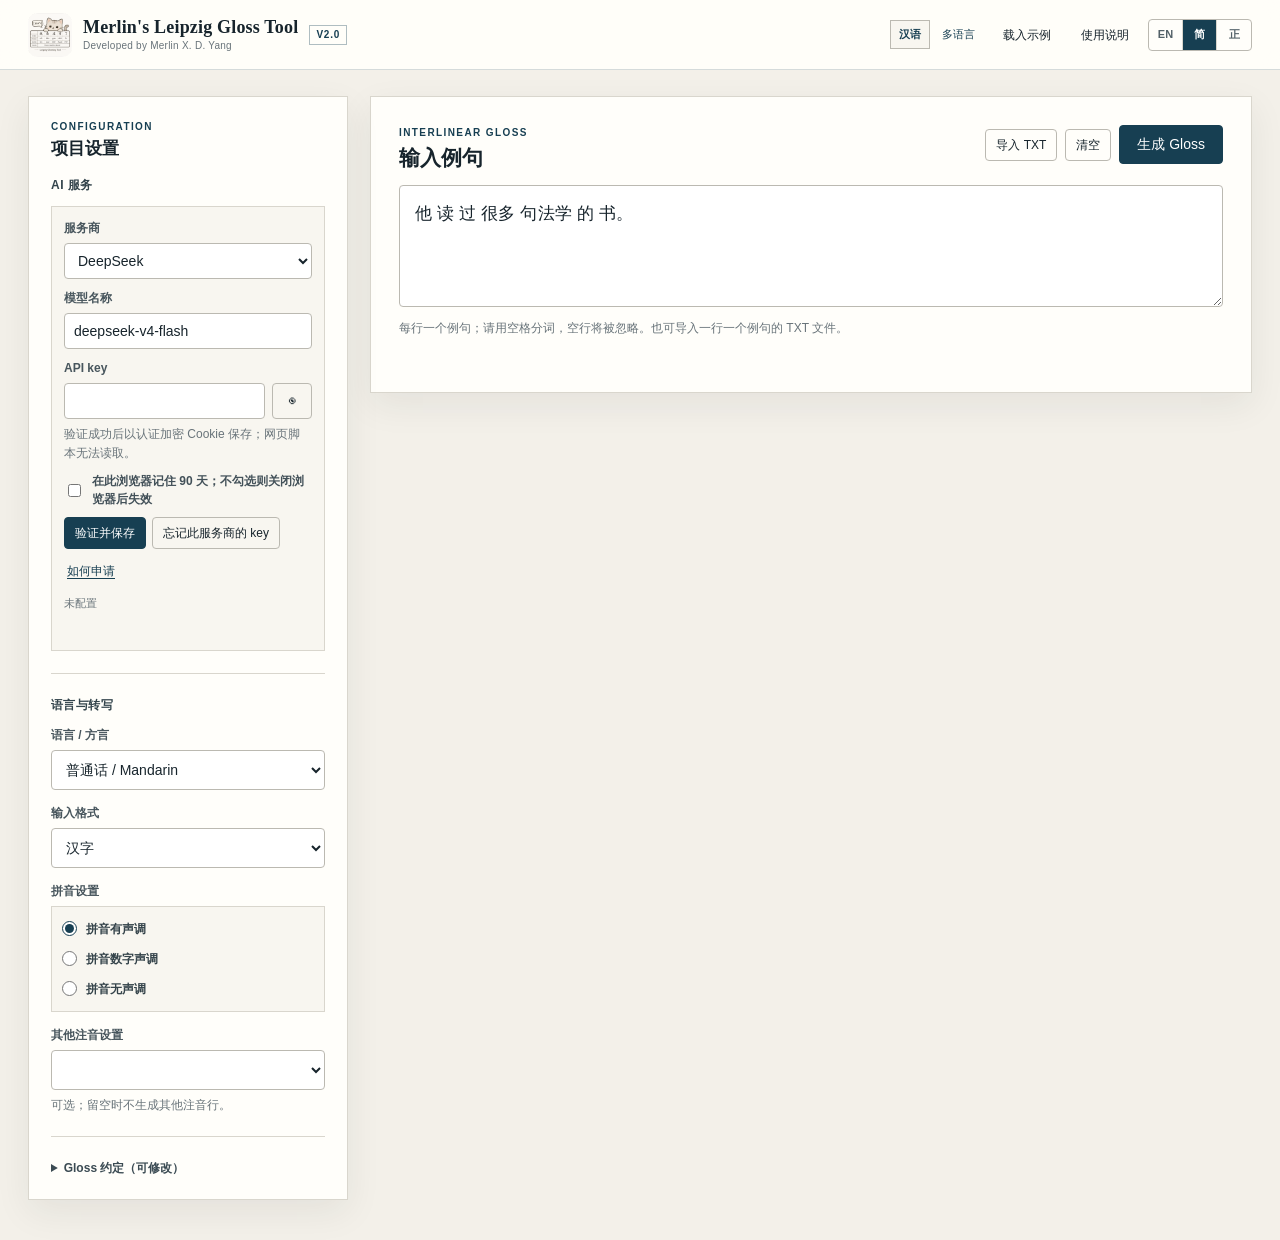
<file: index.html>
<!doctype html>
<html lang="zh-CN">
<head>
<meta charset="utf-8">
<meta name="viewport" content="width=device-width,initial-scale=1">
<link rel="icon" type="image/png" sizes="64x64" href="assets/favicon-64.png?build=20260815-1">
<link rel="apple-touch-icon" sizes="180x180" href="assets/apple-touch-icon.png?build=20260815-1">
<title>Merlin's Leipzig Gloss Tool 2.0</title>
<script src="typography.js?build=20260816-2"></script>
<script src="batch.js?build=20260819-2"></script>
<script src="ai-service.js?build=20260818-1"></script>
<style>
:root{
  --paper:#f3f0e9;--surface:#fffefa;--surface-2:#f8f6f0;--ink:#17242c;--muted:#69747a;
  --rule:#d9d6cd;--rule-strong:#bbb9b1;--navy:#173f52;--navy-dark:#0f3040;--navy-soft:#e7eef1;
  --good:#276440;--bad:#a5362b;--warn:#8a641f;--shadow:0 12px 34px rgba(28,40,45,.07);
  --hant-ui-font:-apple-system,BlinkMacSystemFont,"PingFang TC","Microsoft JhengHei","Noto Sans TC",sans-serif;
}
*{box-sizing:border-box}
html{background:var(--paper)}
body{margin:0;color:var(--ink);background:var(--paper);font:14px/1.5 -apple-system,BlinkMacSystemFont,"Segoe UI","Noto Sans CJK SC","Noto Sans SC",Arial,sans-serif;-webkit-font-smoothing:antialiased}
button,input,select,textarea{font:inherit;color:inherit}
button{cursor:pointer}
.topbar{height:70px;border-bottom:1px solid rgba(23,63,82,.18);background:rgba(255,254,250,.94);backdrop-filter:blur(12px);position:sticky;top:0;z-index:20}
.topbar-inner{height:100%;max-width:1420px;margin:auto;padding:0 28px;display:flex;align-items:center;justify-content:space-between;gap:18px}
.brand{display:flex;align-items:center;min-width:0;gap:11px}
.brand-mark{width:44px;height:44px;display:block;object-fit:cover;border-radius:10px;flex:0 0 auto}
.brand-text{display:flex;flex-direction:column;gap:3px;min-width:0}
.brand-copy{font:600 18px/1.15 Georgia,"Songti SC","Noto Serif CJK SC",serif;letter-spacing:.01em;white-space:nowrap}
.brand-author{font:500 10px/1.2 -apple-system,BlinkMacSystemFont,"Segoe UI","Noto Sans CJK SC",Arial,sans-serif;color:var(--muted);letter-spacing:.025em;white-space:nowrap}
.version{font:700 10px/1 -apple-system,BlinkMacSystemFont,"Segoe UI",sans-serif;letter-spacing:.08em;color:var(--navy);border:1px solid rgba(23,63,82,.34);padding:4px 6px;text-transform:uppercase}
.top-actions,.btnrow,.toolbar-group{display:flex;align-items:center;gap:8px;flex-wrap:wrap}
.workspace-nav{display:flex;align-items:center;gap:3px;flex-wrap:wrap}.workspace-nav a{padding:5px 8px;color:var(--navy);text-decoration:none;font-size:11px;border:1px solid transparent}.workspace-nav a[aria-current=page]{border-color:var(--rule-strong);background:var(--surface-2);font-weight:750}
.embedded-ai-service{padding:12px;border:1px solid var(--rule);background:var(--surface-2)}.embedded-ai-service .field{margin-bottom:10px}.embedded-ai-service select,.embedded-ai-service input[type=text],.embedded-ai-service input[type=password]{height:36px;padding:7px 9px}.embedded-ai-service .remember-setting{margin:2px 0 9px}.embedded-ai-actions{gap:6px}.embedded-ai-actions button{padding-inline:8px}.embedded-provider-wrap{margin-top:8px}.embedded-provider-status{font-size:11px;color:var(--muted)}.embedded-provider-status.good{color:var(--good)}
.language-switch{display:flex;align-items:center;border:1px solid var(--rule-strong);border-radius:4px;overflow:hidden;background:var(--surface)}
.language-switch button{min-width:34px;min-height:30px;padding:4px 8px;border:0;border-right:1px solid var(--rule);border-radius:0;background:transparent;font-size:11px;font-weight:700;color:#536168}
.language-switch button:last-child{border-right:0}.language-switch button:hover{background:var(--surface-2);border-color:var(--rule)}
.language-switch button.active{background:var(--navy);color:#fff}.language-switch button.active:hover{background:var(--navy-dark)}
.shell{max-width:1420px;margin:0 auto;padding:26px 28px 40px;display:grid;grid-template-columns:320px minmax(0,1fr);gap:22px;align-items:start}
.panel{background:var(--surface);border:1px solid var(--rule);box-shadow:var(--shadow)}
.sidebar{position:sticky;top:96px;padding:22px}
.main{min-width:0;padding:28px}
.section-kicker{color:var(--navy);font-size:10px;font-weight:800;letter-spacing:.14em;text-transform:uppercase;margin-bottom:4px}
.section-title{font:600 17px/1.3 Georgia,"Songti SC","Noto Serif CJK SC",serif;margin:0 0 16px}
.group-title{font-size:12px;font-weight:750;letter-spacing:.04em;margin:0 0 12px;color:#33444c}
.divider{height:1px;background:var(--rule);margin:22px 0}
.field{margin:0 0 14px}
.field:last-child{margin-bottom:0}
label,.field-label{display:block;font-size:12px;font-weight:650;color:#48565d;margin:0 0 6px}
input[type=text],input[type=password],select,textarea{width:100%;border:1px solid var(--rule-strong);border-radius:4px;background:#fff;padding:9px 10px;outline:none;transition:border-color .15s,box-shadow .15s}
select{height:40px}
input:focus,select:focus,textarea:focus,.editable:focus{border-color:var(--navy);box-shadow:0 0 0 3px rgba(23,63,82,.11)}
textarea{resize:vertical;line-height:1.65}
.sentence{min-height:122px;font-size:17px;padding:14px 15px;background:#fff;letter-spacing:.01em}
.smallarea{min-height:128px;font-size:12px}
.hint,.note{color:var(--muted);font-size:12px;line-height:1.55;margin-top:6px}
.api-key-wrap{display:grid;grid-template-columns:minmax(0,1fr) 40px;gap:7px}
button{border:1px solid var(--rule-strong);border-radius:4px;background:transparent;padding:8px 12px;min-height:36px;transition:background .15s,border-color .15s,color .15s,transform .1s}
button:hover{background:var(--surface-2);border-color:#969a99}
button:active{transform:translateY(1px)}
button.primary{background:var(--navy);border-color:var(--navy);color:white;padding-inline:17px}
button.primary:hover{background:var(--navy-dark);border-color:var(--navy-dark)}
button.ghost{border-color:transparent}
button.small{font-size:12px;min-height:32px;padding:6px 10px}
button.icon-button{padding:0;display:grid;place-items:center;font-size:15px}
button.text-link{min-height:32px;padding:4px 2px;border-color:transparent;background:transparent;color:var(--navy);font-size:12px;text-decoration:underline;text-decoration-thickness:1px;text-underline-offset:3px}
button.text-link:hover{border-color:transparent;background:transparent;color:var(--navy-dark)}
button:focus-visible,a:focus-visible{outline:2px solid var(--navy);outline-offset:3px}
button:disabled{opacity:.48;cursor:not-allowed;transform:none}
.status{font-size:12px;min-height:18px;margin-top:8px}.status.good{color:var(--good)}.status.bad{color:var(--bad)}.status.warn{color:var(--warn)}
.details summary{cursor:pointer;font-size:12px;font-weight:700;color:#3b4b53}.details[open] summary{margin-bottom:10px}
.main-head{display:flex;align-items:flex-start;justify-content:space-between;gap:18px;margin-bottom:13px}
.main-head .section-title{font-size:21px;margin:0}.main-head .section-kicker{margin-bottom:5px}
.workspace{border-top:1px solid var(--rule);margin-top:28px;padding-top:26px}.hidden{display:none!important}
.result-heading{display:flex;justify-content:space-between;align-items:flex-end;gap:12px;margin-bottom:15px}
.result-heading .section-title{font-size:19px;margin:0}
.aligned{font-size:11px;letter-spacing:.04em;color:var(--good);border-bottom:1px solid rgba(39,100,64,.4);padding-bottom:2px}
.editor-layout{display:block}
.checkline{display:flex;align-items:center;gap:9px;padding:5px 0;color:#34434a;font-size:12px;cursor:pointer}.checkline input{width:15px;height:15px;accent-color:var(--navy);margin:0;flex:0 0 auto}
.option-field{border:0;padding:0;margin:0 0 14px}.option-field legend{padding:0;margin-bottom:6px}.choice-grid{display:grid;gap:2px;padding:8px 10px;border:1px solid var(--rule);background:var(--surface-2)}.choice-grid .checkline{margin:0}.transcription-settings>.field:last-child{margin-bottom:14px}
.editor-content{min-width:0}
.editor-examples{display:grid;gap:16px}
.editor-example{border:1px solid var(--rule);background:#fff}
.editor-example-head{display:flex;align-items:center;justify-content:space-between;gap:12px;padding:9px 12px;border-bottom:1px solid var(--rule);background:var(--surface-2)}
.editor-example-title{font:600 13px Georgia,"Songti SC",serif;color:#34434a}.editor-example-status{font-size:10px;letter-spacing:.04em;color:var(--good)}
.token-editor-grid{display:flex;flex-wrap:wrap;align-items:stretch;padding:8px;background:#f3f1eb;border-bottom:1px solid var(--rule);gap:1px;overflow:hidden}
.token-editor-card{flex:1 1 168px;min-width:min(168px,100%);max-width:224px;background:#fff;border:1px solid #dedbd3;margin:-1px 0 0 -1px;display:grid;grid-auto-rows:minmax(42px,auto);min-inline-size:0}
.token-editor-index{padding:5px 9px;background:#f7f5ef;color:var(--muted);font-size:9px;font-weight:750;letter-spacing:.08em;border-bottom:1px solid #e7e4dd}
.token-editor-line{display:grid;grid-template-columns:48px minmax(0,1fr);align-items:stretch;min-inline-size:0;border-bottom:1px solid #ece9e2}.token-editor-line:last-child{border-bottom:0}
.token-editor-label{padding:8px 6px;display:flex;align-items:center;background:#faf9f5;color:#667177;font-size:9px;font-weight:750;line-height:1.2;border-right:1px solid #ece9e2;overflow-wrap:anywhere}
.token-editor-line .editable{min-width:0;width:100%;padding:8px 9px;display:flex;align-items:center;overflow-wrap:anywhere;word-break:break-word;white-space:pre-wrap}
.editor-example .translation-row{margin:0;padding:11px 12px 13px}.editor-example .model-note{margin:0 12px 12px}
.editable{outline:0;border-radius:2px;min-height:24px;padding:1px 2px}.editable:focus{background:#fffdf4}
.formcell,.transcell,.glosscell{font-family:"Times New Roman","Songti SC","STSong","SimSun",serif;font-size:10.5pt;font-style:normal;font-weight:400}
.translation-row{margin-top:13px}.translation-row input{font-family:"Times New Roman","Songti SC","STSong","SimSun",serif;font-size:10.5pt;font-style:normal}
.model-note:empty{display:none}.model-note{border-left:2px solid var(--rule-strong);padding-left:9px;margin-top:10px}
.typography-panel{margin-top:16px;border:1px solid var(--rule);background:var(--surface-2)}
.typography-panel>summary{list-style:none;cursor:pointer;padding:12px 14px;display:flex;align-items:center;justify-content:space-between;gap:12px;font-size:12px;font-weight:750;color:#34434a}
.typography-panel>summary::-webkit-details-marker{display:none}.typography-panel>summary::after{content:'＋';color:var(--navy);font-size:15px;font-weight:400}.typography-panel[open]>summary::after{content:'−'}
.typography-summary-note{font-size:11px;font-weight:400;color:var(--muted);margin-left:auto}
.typography-body{border-top:1px solid var(--rule);padding:14px}
.typography-actions{display:flex;justify-content:space-between;align-items:center;gap:12px;margin-bottom:12px;flex-wrap:wrap}
.remember-setting{display:flex;align-items:center;gap:8px;margin:0;color:#435159;font-size:12px;cursor:pointer}.remember-setting input{accent-color:var(--navy)}
.type-settings-wrap{overflow-x:auto;background:#fff;border:1px solid var(--rule)}
.type-settings{width:100%;border-collapse:collapse;min-width:690px}
.type-settings th,.type-settings td{padding:8px 10px;border-bottom:1px solid #e7e4dd;text-align:left;vertical-align:middle}.type-settings tr:last-child th,.type-settings tr:last-child td{border-bottom:0}
.type-settings thead th{background:#f5f3ed;color:var(--muted);font-size:10px;letter-spacing:.08em;text-transform:uppercase;font-weight:750}
.type-settings tbody th{width:126px;font-size:12px;color:#38474f}.type-settings select{height:34px;padding:5px 8px;min-width:220px}.type-settings input[type=number]{height:34px;width:78px;padding:5px 7px}.type-settings input[type=checkbox]{width:16px;height:16px;accent-color:var(--navy)}
.type-toggle{text-align:center!important;width:64px}.type-toggle label{display:grid;place-items:center;margin:0}
.preview-workspace{border-top:1px solid var(--rule);margin-top:22px;padding-top:20px}
.preview-controls{display:grid;grid-template-columns:minmax(0,1fr) auto;gap:12px;margin-bottom:12px;border:1px solid var(--rule);background:var(--surface-2);padding:12px 14px;align-items:end}
.preview-controls fieldset{border:0;padding:0;margin:0;position:relative}.preview-controls legend{font-size:10px;font-weight:800;letter-spacing:.1em;color:var(--navy);text-transform:uppercase;margin-bottom:5px;padding-right:180px}.output-order-list{display:flex;align-items:center;gap:6px 16px;flex-wrap:wrap}.output-order-item{display:flex;align-items:center;gap:4px;min-width:0}.output-order-item .checkline{margin:0}.output-order-actions{position:absolute;right:0;top:-28px;display:flex;align-items:center;gap:5px}.output-order-action{min-height:28px!important;padding:3px 7px!important;border-color:transparent!important;background:transparent!important;color:var(--navy)!important;font-size:11px!important}.output-order-action:hover{background:var(--navy-soft)!important}.output-drag-handle{display:none;width:30px;min-width:30px;min-height:30px;padding:0;border-color:var(--rule);background:#fff;color:var(--navy);cursor:grab;touch-action:none}.output-drag-handle:active{cursor:grabbing}.output-drag-handle svg{width:14px;height:14px;pointer-events:none}.output-order-editing .output-drag-handle{display:grid;place-items:center}.output-order-item.dragging{opacity:.52;pointer-events:none}.output-order-item.drop-before{box-shadow:inset 2px 0 var(--navy)}.output-order-item.drop-after{box-shadow:inset -2px 0 var(--navy)}.sr-only{position:absolute!important;width:1px!important;height:1px!important;padding:0!important;margin:-1px!important;overflow:hidden!important;clip:rect(0,0,0,0)!important;white-space:nowrap!important;border:0!important}
.preview-controls .checkline{padding:2px 0}.number-controls{display:flex;align-items:end;gap:8px}.number-field{margin:0}.number-field label{white-space:nowrap}.number-field select{min-width:126px}.number-field input{width:82px;height:40px;padding:8px}
.preview-panel{background:#fff;border:1px solid var(--rule)}
.preview-head{padding:11px 14px;border-bottom:1px solid var(--rule);display:flex;align-items:center;justify-content:space-between;gap:10px;color:var(--muted);font-size:11px;letter-spacing:.04em}
.preview-canvas{padding:18px 22px;overflow:auto;min-height:126px;display:grid;gap:18px;align-items:start}
.example-preview{min-width:max-content}.example-preview+.example-preview{border-top:1px solid var(--rule);padding-top:18px}.example-preview-title{font-size:10px;font-weight:750;letter-spacing:.08em;color:var(--muted);text-transform:uppercase;margin-bottom:6px}
.pubtable{border-collapse:separate;border-spacing:0 5px;width:auto;font-family:"Times New Roman","Songti SC","STSong","SimSun",serif;font-size:10.5pt;font-style:normal}
.pubtable td{border:0;padding:0 17px 0 0;white-space:nowrap;vertical-align:baseline}
.pubtable td.num{padding-right:15px;color:#506068;vertical-align:baseline}
.pubtable tr.free td{padding-top:7px;white-space:normal}
.small-caps{font-variant-caps:all-small-caps;font-feature-settings:"smcp" 1,"c2sc" 1;letter-spacing:.035em}
.empty-preview{color:var(--muted);font-family:Georgia,"Songti SC",serif;font-size:13px}
.toolbar{margin-top:14px;display:flex;justify-content:space-between;align-items:center;gap:12px;flex-wrap:wrap}
.toolbar button{font-size:12px}
.separator-label{font-size:10px;font-weight:800;letter-spacing:.12em;color:var(--muted);text-transform:uppercase;margin-right:3px}
dialog{width:min(650px,calc(100vw - 32px));max-height:calc(100vh - 48px);border:1px solid var(--rule-strong);border-radius:0;background:var(--surface);color:var(--ink);padding:0;box-shadow:0 28px 80px rgba(18,34,42,.22)}
dialog::backdrop{background:rgba(15,30,37,.38);backdrop-filter:blur(2px)}
.dialog-head{display:flex;align-items:center;justify-content:space-between;padding:19px 22px;border-bottom:1px solid var(--rule)}.dialog-head h2{font:600 20px Georgia,"Songti SC",serif;margin:0}.dialog-head .icon-button{width:36px;min-width:36px;font-size:20px;line-height:1}.dialog-body{padding:21px 24px 26px;overflow:auto}.dialog-body h3{font:600 15px Georgia,"Songti SC",serif;margin:20px 0 7px}.dialog-body h3:first-child{margin-top:0}.dialog-body p,.dialog-body li{color:#435159;line-height:1.7}.dialog-body ol,.dialog-body ul{padding-left:22px}.dialog-body code{font-family:"SFMono-Regular",Consolas,monospace;font-size:12px;background:var(--navy-soft);padding:1px 4px}
.dialog-body a{color:var(--navy);text-decoration-thickness:1px;text-underline-offset:3px}
.api-key-dialog{width:min(560px,calc(100vw - 32px))}
.provider-links{list-style:none;margin:16px 0;padding:0!important;display:grid;gap:1px;border:1px solid var(--rule);background:var(--rule)}
.provider-links li{background:#fff;margin:0}
.provider-links a{display:flex;align-items:center;justify-content:space-between;gap:18px;padding:11px 13px;text-decoration:none}
.provider-links a:hover{background:var(--surface-2)}
.provider-name{font-weight:700;color:#33444c}.provider-action{color:var(--navy);font-size:12px;white-space:nowrap}.provider-action::after{content:' ↗';font-size:10px}
.application-note{margin:13px 0 0;padding:10px 12px;border-left:3px solid var(--navy);background:var(--navy-soft);color:#33444c!important}
.region-notice{margin:10px 0 0;color:var(--bad)!important;font-weight:700}
.guide-about{padding:22px 24px;border-bottom:1px solid var(--rule);background:var(--surface-2)}
.tool-identity h3{font:600 19px/1.3 Georgia,"Songti SC",serif;margin:2px 0 12px}.tool-meta{display:grid;grid-template-columns:auto minmax(0,1fr);gap:4px 12px;margin:0}.tool-meta dt{font-size:11px;font-weight:750;color:var(--muted)}.tool-meta dd{margin:0;font-size:12px}.contact-copy{margin:14px 0 8px;color:#435159}.contact-action{display:flex;align-items:center;gap:10px;flex-wrap:wrap}.contact-email{font-family:"SFMono-Regular",Consolas,monospace;font-size:12px}
.donation-card{margin-top:18px;padding:15px 16px;display:flex;align-items:center;justify-content:space-between;gap:18px;border:1px solid var(--rule);background:var(--surface)}.donation-card h3{font:600 17px/1.25 Georgia,"Songti SC",serif;margin:0 0 4px}.donation-card p{margin:0;color:var(--muted);font-size:12px}.alipay-button{flex:0 0 auto!important;background:#1f8b70!important;border-color:#1f8b70!important;color:#fff!important;font-weight:750}.alipay-button:hover{background:#176d59!important}
.donation-dialog{width:min(430px,calc(100vw - 32px))}.donation-dialog-card{background:var(--surface)}.donation-qr-wrap{padding:18px;background:var(--surface-2)}.donation-qr-wrap img{display:block;width:100%;height:auto;max-height:calc(100vh - 150px);object-fit:contain}
html[lang="zh-Hant"] body{font-family:var(--hant-ui-font)}
html[lang="zh-Hant"] .brand-copy,html[lang="zh-Hant"] .brand-author,html[lang="zh-Hant"] .section-title,html[lang="zh-Hant"] .editor-example-title,html[lang="zh-Hant"] .dialog-head h2,html[lang="zh-Hant"] .dialog-body h3,html[lang="zh-Hant"] .empty-preview{font-family:var(--hant-ui-font)}
@media(max-width:980px){.shell{grid-template-columns:1fr}.sidebar{position:static}.preview-controls{grid-template-columns:1fr}.number-controls{justify-content:flex-start}}
@media(max-width:640px){.topbar{height:auto}.topbar-inner{padding:12px 15px;align-items:flex-start;flex-wrap:wrap}.brand-mark{width:36px;height:36px;border-radius:8px}.brand-copy{font-size:14px;white-space:normal}.brand-author{font-size:9px}.version{display:none}.top-actions{justify-content:flex-end;margin-left:auto}.shell{padding:14px 12px 28px;gap:14px}.sidebar,.main{padding:18px}.sidebar,.embedded-ai-service,.embedded-ai-service form,.api-key-wrap{min-width:0}.api-key-wrap{grid-template-columns:minmax(0,1fr) 38px}.api-key-wrap input{min-width:0}.main-head{display:block}.main-head .btnrow{justify-content:flex-start;margin-top:12px}.sentence{font-size:16px}.preview-controls fieldset{display:block}.preview-controls legend{padding-right:0}.output-order-actions{position:static;justify-content:flex-start;margin:2px 0 7px}.output-order-list{display:grid;grid-template-columns:1fr 1fr;gap:4px 10px}.output-order-editing .output-drag-handle{width:44px;min-width:44px;min-height:44px}.number-controls{display:grid;grid-template-columns:1fr 1fr}.number-field select,.number-field input{width:100%;min-width:0}.token-editor-card{flex-basis:144px;min-width:min(144px,100%);max-width:none}.token-editor-line{grid-template-columns:44px minmax(0,1fr)}.typography-summary-note{display:none}.typography-actions{align-items:flex-start}.type-settings{min-width:500px}.type-settings th,.type-settings td{padding:7px 6px}.type-settings tbody th{width:84px}.type-settings select{min-width:155px}.type-settings input[type=number]{width:66px}.type-toggle{width:48px}.preview-canvas{padding:17px}.toolbar{align-items:flex-start}.toolbar-group{width:100%}.separator-label{width:100%;margin-top:5px}.donation-card{align-items:flex-start;flex-direction:column}.alipay-button{width:100%}}
</style>
</head>
<body data-workspace="sinitic">
<header class="topbar">
  <div class="topbar-inner">
    <div class="brand">
      <img class="brand-mark" src="assets/gloss-tool-icon-256.png?build=20260815-1" alt="Merlin's Leipzig Gloss Tool icon" width="44" height="44">
      <div class="brand-text"><div class="brand-copy">Merlin's Leipzig Gloss Tool</div><div class="brand-author">Developed by Merlin X. D. Yang</div></div>
      <span class="version">v2.0</span>
    </div>
    <nav class="top-actions" aria-label="Utilities">
      <div class="workspace-nav"><a href="./" aria-current="page">汉语</a><a href="multilingual.html">多语言</a></div>
      <button class="small ghost" id="btnDemo" data-i18n="demo">载入示例</button>
      <button class="small ghost" id="btnHelp" data-i18n="help">使用说明</button>
      <div class="language-switch" role="group" aria-label="界面语言 / Interface language">
        <button id="btnLangEn" type="button" data-lang="en">EN</button><button id="btnLangZh" type="button" class="active" aria-pressed="true" data-lang="zh">简</button><button id="btnLangZhHant" type="button" data-lang="zh-Hant">正</button>
      </div>
    </nav>
  </div>
</header>

<div class="shell">
  <aside class="panel sidebar">
    <div class="section-kicker">Configuration</div>
    <h1 class="section-title" data-i18n="settings">项目设置</h1>

    <h2 class="group-title" data-i18n="aiSettings">AI 服务</h2>
    <section class="embedded-ai-service">
      <form id="credentialForm">
        <div class="field"><label for="provider" data-i18n="provider">服务商</label><select id="provider"><option value="deepseek">DeepSeek</option><option value="openai">OpenAI</option><option value="claude">Claude / Anthropic</option><option value="openrouter">OpenRouter</option></select></div>
        <div class="field"><label for="model" data-i18n="model">模型名称</label><input id="model" type="text" autocomplete="off" required></div>
        <div class="field"><label for="apiKey">API key</label><div class="api-key-wrap"><input id="apiKey" type="password" autocomplete="off" autocapitalize="none" spellcheck="false" data-1p-ignore data-lpignore="true" required><button id="toggleKey" class="icon-button" type="button" aria-label="显示或隐藏 API key">◉</button></div><div class="hint" data-i18n="keyHint">验证成功后以加密 Cookie 保存。</div></div>
        <label class="remember-setting"><input id="rememberKey" type="checkbox"><span data-i18n="remember">在此浏览器记住 90 天</span></label>
        <div class="btnrow embedded-ai-actions"><button class="primary small" type="submit" data-i18n="validateSave">验证并保存</button><button class="small" id="deleteCredential" type="button" data-i18n="forget">忘记 key</button><button id="btnApiHelp" class="text-link" type="button" data-i18n="apiKeyHelp">如何申请</button></div>
        <div id="providerStatus" class="embedded-provider-wrap" aria-live="polite"></div><div class="status" id="credentialStatus" role="status" aria-live="polite"></div>
      </form>
    </section>

    <div class="divider"></div>
    <h2 class="group-title" data-i18n="lingSettings">语言与转写</h2>
    <div class="field">
      <label for="languagePreset" data-i18n="variety">语言 / 方言</label>
      <select id="languagePreset"><option value="Mandarin Chinese" data-i18n-opt="mandarin">普通话 / Mandarin</option><option value="Cantonese" data-i18n-opt="cantonese">粤语 / Cantonese</option><option value="Southern Min Chinese" data-i18n-opt="minnan">闽南语 / Southern Min</option><option value="custom" data-i18n-opt="other">其他 / Other</option></select>
    </div>
    <div class="field" id="customLanguageWrap" style="display:none">
      <label for="customLanguage" data-i18n="customVariety">自定义语言 / 方言名称</label>
      <input id="customLanguage" type="text" placeholder="e.g. Shanghainese / Suzhou Wu">
    </div>
    <div class="field">
      <label for="inputFormat" data-i18n="inputFormat">输入格式</label>
      <select id="inputFormat"><option value="hanzi" data-i18n-opt="hanzi">汉字</option><option value="romanized" data-i18n-opt="romanized">拼音 / 罗马字 / IPA</option></select>
    </div>
    <div class="transcription-settings" id="mandarinTranscriptionSettings">
      <fieldset class="option-field">
        <legend class="field-label" data-i18n="pinyinSettings">拼音设置</legend>
        <div class="choice-grid">
          <label class="checkline"><input type="radio" name="pinyinMode" value="tone_marks" checked><span data-i18n="pinyinToneMarks">拼音有声调</span></label>
          <label class="checkline"><input type="radio" name="pinyinMode" value="tone_numbers"><span data-i18n="pinyinToneNumbers">拼音数字声调</span></label>
          <label class="checkline"><input type="radio" name="pinyinMode" value="no_tone"><span data-i18n="pinyinNoTone">拼音无声调</span></label>
        </div>
      </fieldset>
      <div class="field" id="otherTranscriptionWrap">
        <label for="otherTranscriptionSystem" data-i18n="otherTranscriptionSettings">其他注音设置</label>
        <select id="otherTranscriptionSystem">
          <option value=""></option>
          <option value="Zhuyin" data-i18n-opt="zhuyin">注音符号 / Zhuyin</option>
          <option value="IPA numeric tones" data-i18n-opt="ipaNumericTones">IPA + 数字声调</option>
          <option value="IPA tone letters" data-i18n-opt="ipaToneLetters">IPA 固有声调</option>
          <option value="Jyutping" data-i18n-opt="jyutping">粤拼 / Jyutping</option>
          <option>Yale</option>
          <option value="Other" data-i18n-opt="other">Other</option>
        </select>
        <div class="hint" data-i18n="otherTranscriptionHint">可选；留空时不生成其他注音行。</div>
      </div>
    </div>
    <div class="field" id="transcriptionWrap" style="display:none">
      <label for="transcriptionSystem" data-i18n="transcriptionSystem">主要转写体系</label>
      <select id="transcriptionSystem"><option>Pinyin</option><option value="Jyutping" data-i18n-opt="jyutping">粤拼 / Jyutping</option><option value="Tâi-lô">台罗 / Tâi-lô</option><option value="Pe̍h-ōe-jī">白话字 / Pe̍h-ōe-jī</option><option value="Zhuyin" data-i18n-opt="zhuyin">注音符号 / Zhuyin</option><option value="IPA numeric tones" data-i18n-opt="ipaNumericTones">IPA + 数字声调</option><option value="IPA tone letters" data-i18n-opt="ipaToneLetters">IPA 固有声调</option><option>Yale</option><option value="Other" data-i18n-opt="other">Other</option></select>
      <div class="hint" data-i18n="transcriptionHint">为非普通话材料选择主要转写体系。</div>
    </div>
    <div class="field" id="nonMandarinAnnotationWrap" style="display:none">
      <label for="nonMandarinAnnotation" data-i18n="otherTranscriptionSettings">其他注音设置</label>
      <select id="nonMandarinAnnotation"><option value=""></option><option value="Chinese aligned gloss" data-i18n-opt="chineseGloss">汉语释义（逐词对齐）</option></select>
      <div class="hint" data-i18n="chineseGlossHint">“汉语释义”保持原语序并与原文逐词对齐。</div>
    </div>

    <div class="divider"></div>
    <details class="details">
      <summary data-i18n="conventions">Gloss 约定（可修改）</summary>
      <textarea id="conventions" class="smallarea">Prefer concise Li & Thompson-style glossing. Use lexical English glosses in lowercase and grammatical abbreviations in uppercase. Use BA, BEI, DE, LE where conventional. Use le1 = ASP and le2 = PFV when applicable. Gloss sentence-final particles as SFP. Preserve user-supplied segmentation and morpheme boundaries.</textarea>
    </details>
  </aside>

  <main class="panel main">
    <div class="main-head">
      <div><div class="section-kicker">Interlinear gloss</div><h2 class="section-title" data-i18n="input">输入例句</h2></div>
      <div class="btnrow"><button id="btnImportTxt" class="small" data-i18n="importTxt">导入 TXT</button><input id="sentenceFile" type="file" accept=".txt,text/plain" hidden><button id="btnClear" class="small" data-i18n="clear">清空</button><button id="btnAnalyze" class="primary" data-i18n="analyze">生成 Gloss</button></div>
    </div>
    <textarea id="sentence" class="sentence" placeholder="他 读 过 很多 句法学 的 书。" aria-describedby="segHint">他 读 过 很多 句法学 的 书。</textarea>
    <div class="hint" id="segHint" data-i18n="segHint">每行一个例句；请用空格分词，空行将被忽略。也可导入一行一个例句的 TXT 文件。</div>
    <div class="status" id="workStatus" role="status" aria-live="polite"></div>

    <section class="preview-workspace hidden" id="previewWorkspace" aria-labelledby="previewTitle">
      <div class="preview-controls">
        <fieldset id="outputOrderFieldset">
          <legend data-i18n="outputLines">输出行</legend>
          <div class="output-order-actions"><button id="btnEditOutputOrder" class="output-order-action" type="button" data-i18n="adjustOutputOrder">调整顺序</button><button id="btnResetOutputOrder" class="output-order-action hidden" type="button" data-i18n="restoreDefaultOrder">恢复默认顺序</button><button id="btnDoneOutputOrder" class="output-order-action hidden" type="button" data-i18n="done">完成</button></div>
          <div id="outputOrderList" class="output-order-list" role="list">
            <div class="output-order-item" data-output-key="form" role="listitem"><label class="checkline"><input type="checkbox" id="showForm" checked><span data-i18n="form">原文</span></label></div>
            <div class="output-order-item" data-output-key="pinyin" role="listitem"><label class="checkline"><input type="checkbox" id="showPinyin" checked><span data-i18n="pinyinOutput">拼音</span></label></div>
            <div class="output-order-item" data-output-key="transcription" role="listitem"><label class="checkline"><input type="checkbox" id="showTranscription"><span data-i18n="otherTranscriptionOutput">其他注音</span></label></div>
            <div class="output-order-item" data-output-key="chinese-gloss" role="listitem"><label class="checkline"><input type="checkbox" id="showChineseGloss"><span data-i18n="chineseGloss">汉语释义</span></label></div>
            <div class="output-order-item" data-output-key="gloss" role="listitem"><label class="checkline"><input type="checkbox" id="showGloss" checked><span>Gloss</span></label></div>
            <div class="output-order-item" data-output-key="free" role="listitem"><label class="checkline"><input type="checkbox" id="showTranslation" checked><span data-i18n="freeTranslation">英语自由翻译</span></label></div>
            <div class="output-order-item" data-output-key="chinese-free" role="listitem"><label class="checkline"><input type="checkbox" id="showChineseTranslation"><span data-i18n="chineseFreeTranslation">汉语自由翻译</span></label></div>
          </div>
          <span id="outputOrderStatus" class="sr-only" role="status" aria-live="polite"></span>
        </fieldset>
        <div class="number-controls">
          <div class="number-field"><label for="numberingMode" data-i18n="numberingMode">编号方式</label><select id="numberingMode"><option value="none" data-i18n-opt="noNumber">无编号</option><option value="continuous" data-i18n-opt="continuousNumber" selected>连续数字</option><option value="alphabetic" data-i18n-opt="alphabeticNumber">字母：(a)</option><option value="alphabetic-dot" data-i18n-opt="alphabeticDotNumber">字母：a.</option></select></div>
          <div class="number-field" id="startNumberWrap"><label for="startNumber" data-i18n="startNumber">起始数字</label><input id="startNumber" type="number" min="1" step="1" value="1" inputmode="numeric"></div>
          <div class="number-field hidden" id="startLetterWrap"><label for="startLetter" data-i18n="startLetter">起始字母</label><input id="startLetter" type="text" value="a" inputmode="text" pattern="[A-Za-z]+" maxlength="6" autocomplete="off" spellcheck="false"></div>
        </div>
      </div>
      <div class="preview-panel">
        <div class="preview-head"><span id="previewTitle" data-i18n="preview">输出预览</span><span data-i18n="separateTables">每个例句独立成表</span></div>
        <div class="preview-canvas" id="preview"></div>
      </div>
      <div class="toolbar">
        <div class="toolbar-group"><span class="separator-label" data-i18n="export">导出</span><button id="btnCopyTable" data-i18n="copyTable">复制表格</button><button id="btnCopyMD" data-i18n="copyMD">复制 HTML / MD</button><button id="btnSVG">SVG</button><button id="btnPNG" data-i18n="png">透明 PNG</button></div>
        <div class="toolbar-group"><span class="separator-label" data-i18n="project">项目</span><button id="btnOpen" data-i18n="openProject">打开</button><button id="btnSave" data-i18n="saveProject">保存</button><input id="fileOpen" type="file" accept="application/json,.json,.gloss" hidden></div>
      </div>
    </section>

    <section class="workspace hidden" id="workspace">
      <div class="result-heading"><div><div class="section-kicker">Edit & compose</div><h2 class="section-title" data-i18n="editResult">编辑结果</h2></div><span class="aligned" id="resultCount"></span></div>
      <div class="editor-layout">
        <div class="editor-content">
          <div class="editor-examples" id="editExamples"></div>
        </div>
      </div>

      <details class="typography-panel" id="typographyPanel" open>
        <summary><span data-i18n="typography">排版设置</span><span class="typography-summary-note" data-i18n="typographyNote">逐行控制字体、字号和字形</span></summary>
        <div class="typography-body">
          <div class="typography-actions">
            <label class="remember-setting"><input type="checkbox" id="rememberTypography" checked><span data-i18n="rememberTypography">保持现有设置</span></label>
            <button type="button" class="small" id="btnResetTypography" data-i18n="resetTypography">恢复默认</button>
          </div>
          <div class="type-settings-wrap">
            <table class="type-settings">
              <thead><tr><th data-i18n="outputLine">输出行</th><th data-i18n="font">字体</th><th data-i18n="fontSize">字号（pt）</th><th class="type-toggle" data-i18n="bold">加粗</th><th class="type-toggle" data-i18n="italic">斜体</th></tr></thead>
              <tbody>
                <tr data-style-row="form"><th data-i18n="form">原文</th><td><select class="style-font" aria-label="原文字体"></select></td><td><input class="style-size" type="number" min="6" max="72" step="0.5" aria-label="原文字号"></td><td class="type-toggle"><label><input class="style-bold" type="checkbox" aria-label="原文加粗"></label></td><td class="type-toggle"><label><input class="style-italic" type="checkbox" aria-label="原文斜体"></label></td></tr>
                <tr data-style-row="pinyin"><th data-i18n="pinyinOutput">拼音</th><td><select class="style-font" aria-label="拼音字体"></select></td><td><input class="style-size" type="number" min="6" max="72" step="0.5" aria-label="拼音字号"></td><td class="type-toggle"><label><input class="style-bold" type="checkbox" aria-label="拼音加粗"></label></td><td class="type-toggle"><label><input class="style-italic" type="checkbox" aria-label="拼音斜体"></label></td></tr>
                <tr data-style-row="transcription"><th data-i18n="otherTranscriptionOutput">其他注音</th><td><select class="style-font" aria-label="其他注音字体"></select></td><td><input class="style-size" type="number" min="6" max="72" step="0.5" aria-label="其他注音字号"></td><td class="type-toggle"><label><input class="style-bold" type="checkbox" aria-label="其他注音加粗"></label></td><td class="type-toggle"><label><input class="style-italic" type="checkbox" aria-label="其他注音斜体"></label></td></tr>
                <tr data-style-row="chineseGloss"><th data-i18n="chineseGloss">汉语释义</th><td><select class="style-font" aria-label="汉语释义字体"></select></td><td><input class="style-size" type="number" min="6" max="72" step="0.5" aria-label="汉语释义字号"></td><td class="type-toggle"><label><input class="style-bold" type="checkbox" aria-label="汉语释义加粗"></label></td><td class="type-toggle"><label><input class="style-italic" type="checkbox" aria-label="汉语释义斜体"></label></td></tr>
                <tr data-style-row="gloss"><th>Gloss</th><td><select class="style-font" aria-label="Gloss 字体"></select></td><td><input class="style-size" type="number" min="6" max="72" step="0.5" aria-label="Gloss 字号"></td><td class="type-toggle"><label><input class="style-bold" type="checkbox" aria-label="Gloss 加粗"></label></td><td class="type-toggle"><label><input class="style-italic" type="checkbox" aria-label="Gloss 斜体"></label></td></tr>
                <tr data-style-row="free"><th data-i18n="freeTranslation">英语自由翻译</th><td><select class="style-font" aria-label="英语翻译字体"></select></td><td><input class="style-size" type="number" min="6" max="72" step="0.5" aria-label="英语翻译字号"></td><td class="type-toggle"><label><input class="style-bold" type="checkbox" aria-label="英语翻译加粗"></label></td><td class="type-toggle"><label><input class="style-italic" type="checkbox" aria-label="英语翻译斜体"></label></td></tr>
                <tr data-style-row="chineseFree"><th data-i18n="chineseFreeTranslation">汉语自由翻译</th><td><select class="style-font" aria-label="汉语自由翻译字体"></select></td><td><input class="style-size" type="number" min="6" max="72" step="0.5" aria-label="汉语自由翻译字号"></td><td class="type-toggle"><label><input class="style-bold" type="checkbox" aria-label="汉语自由翻译加粗"></label></td><td class="type-toggle"><label><input class="style-italic" type="checkbox" aria-label="汉语自由翻译斜体"></label></td></tr>
              </tbody>
            </table>
          </div>
          <div class="hint" data-i18n="smallCapsHint">Gloss 中的全大写语法缩写将自动显示为小型大写字母。</div>
        </div>
      </details>

    </section>
  </main>
</div>

<dialog id="apiKeyDialog" class="api-key-dialog" aria-labelledby="apiKeyDialogTitle">
  <div class="dialog-head"><h2 id="apiKeyDialogTitle" data-i18n="apiKeyDialogTitle">如何申请 API key</h2><button id="btnCloseApiHelp" class="icon-button" aria-label="关闭" title="关闭">×</button></div>
  <div class="dialog-body api-help-zh">
    <p>请在服务商的官方平台创建 API key：</p>
    <ul class="provider-links">
      <li><a href="https://platform.deepseek.com/api_keys" target="_blank" rel="noopener noreferrer"><span class="provider-name">DeepSeek</span><span class="provider-action">申请页面</span></a></li>
      <li><a href="https://platform.openai.com/api-keys" target="_blank" rel="noopener noreferrer"><span class="provider-name">OpenAI</span><span class="provider-action">申请页面</span></a></li>
      <li><a href="https://platform.claude.com/settings/keys" target="_blank" rel="noopener noreferrer"><span class="provider-name">Claude / Anthropic</span><span class="provider-action">申请页面</span></a></li>
      <li><a href="https://openrouter.ai/settings/keys" target="_blank" rel="noopener noreferrer"><span class="provider-name">OpenRouter</span><span class="provider-action">申请页面</span></a></li>
    </ul>
    <p class="application-note">申请后充值可用。</p>
    <p class="region-notice">中国境内只能使用 DeepSeek。</p>
  </div>
  <div class="dialog-body api-help-zh-hant hidden">
    <p>請在服務提供者的官方平台建立 API key：</p>
    <ul class="provider-links">
      <li><a href="https://platform.deepseek.com/api_keys" target="_blank" rel="noopener noreferrer"><span class="provider-name">DeepSeek</span><span class="provider-action">申請頁面</span></a></li>
      <li><a href="https://platform.openai.com/api-keys" target="_blank" rel="noopener noreferrer"><span class="provider-name">OpenAI</span><span class="provider-action">申請頁面</span></a></li>
      <li><a href="https://platform.claude.com/settings/keys" target="_blank" rel="noopener noreferrer"><span class="provider-name">Claude / Anthropic</span><span class="provider-action">申請頁面</span></a></li>
      <li><a href="https://openrouter.ai/settings/keys" target="_blank" rel="noopener noreferrer"><span class="provider-name">OpenRouter</span><span class="provider-action">申請頁面</span></a></li>
    </ul>
    <p class="application-note">申請後儲值即可使用。</p>
    <p class="region-notice">中國境內只能使用 DeepSeek。</p>
  </div>
  <div class="dialog-body api-help-en hidden">
    <p>Create an API key on the provider’s official platform:</p>
    <ul class="provider-links">
      <li><a href="https://platform.deepseek.com/api_keys" target="_blank" rel="noopener noreferrer"><span class="provider-name">DeepSeek</span><span class="provider-action">Open key page</span></a></li>
      <li><a href="https://platform.openai.com/api-keys" target="_blank" rel="noopener noreferrer"><span class="provider-name">OpenAI</span><span class="provider-action">Open key page</span></a></li>
      <li><a href="https://platform.claude.com/settings/keys" target="_blank" rel="noopener noreferrer"><span class="provider-name">Claude / Anthropic</span><span class="provider-action">Open key page</span></a></li>
      <li><a href="https://openrouter.ai/settings/keys" target="_blank" rel="noopener noreferrer"><span class="provider-name">OpenRouter</span><span class="provider-action">Open key page</span></a></li>
    </ul>
    <p class="application-note">Add credit after creating the key before use.</p>
  </div>
</dialog>

<dialog id="helpDialog" aria-labelledby="helpTitle">
  <div class="dialog-head"><h2 id="helpTitle" data-i18n="help">使用说明</h2><button id="btnCloseHelp" class="icon-button" aria-label="关闭" title="关闭">×</button></div>
  <section class="guide-about" aria-labelledby="toolAboutTitle">
    <div class="tool-identity">
      <div class="section-kicker">About</div>
      <h3 id="toolAboutTitle">Merlin's Leipzig Gloss Tool</h3>
      <dl class="tool-meta"><dt data-i18n="toolNameLabel">工具名</dt><dd>Merlin's Leipzig Gloss Tool</dd><dt data-i18n="versionLabel">版本</dt><dd>2.0</dd><dt data-i18n="developerLabel">开发者</dt><dd>Merlin X. D. Yang</dd></dl>
      <p class="contact-copy" data-i18n="contactPrompt">如有意见或建议，可与开发者联系。</p>
      <div class="contact-action"><button id="btnRevealEmail" type="button" data-i18n="revealEmail">显示联系邮箱</button><span id="emailContact" class="contact-email" aria-live="polite"></span></div>
    </div>
    <section class="donation-card" aria-labelledby="donationCardTitle"><div><h3 id="donationCardTitle">Buy me a coffee</h3><p data-i18n="donationCopy">如果您觉得这个工具对您有帮助，可以给我买一杯加浓美式。</p></div><button id="btnAlipayDonation" class="alipay-button" type="button" data-i18n="alipay">支付宝</button></section>
  </section>
  <div class="dialog-body help-zh">
    <h3>基本流程</h3>
    <ol><li>在页面左上端“AI 服务”中选择服务商和模型，并验证保存 API key。</li><li>选择语言和输入格式；普通话保留拼音设置，非普通话材料可增加逐词汉语释义。</li><li>在输入框中一行输入一个例句，每行内部用空格标出最终词边界；也可导入一行一个例句的 TXT 文件。</li><li>生成后，预览会立即显示在输入区下方；每个例句使用一个独立表格。</li><li>按需选择输出行；点击“调整顺序”后可横向拖动，也可用键盘左右方向键移动。</li><li>设置编号，在编辑区修改生成内容并调整排版。</li><li>从预览区下方复制或导出；保存项目可保留输出选择、输出顺序和排版设置。</li></ol>
    <h3>批量输入与编号</h3><p>输入框和 TXT 文件都以“物理行”为例句边界，空行会被忽略。TXT 导入只接受 <code>.txt</code> 文件。“连续数字”默认从 <code>(1)</code> 开始，并可填写任意正整数起点；负数、零或无效输入会自动重置为 <code>1</code>。“字母：(a)”输出 <code>(a)</code>、<code>(b)</code>；“字母：a.”输出 <code>a.</code>、<code>b.</code>。两种字母编号都可填写 <code>c</code>、<code>aa</code> 等起始字母，并在 <code>z</code> 后继续为 <code>aa</code>。选择“无编号”则完全移除编号列。</p>
    <h3>拼音与其他注音</h3><p>普通话可在“拼音有声调”（默认，如 <code>wǒ</code>）、“拼音数字声调”（如 <code>wo3</code>）和“拼音无声调”（如 <code>wo</code>）之间单选；轻声始终不标 <code>0</code>。其他注音默认留空，也可选注音符号、IPA + 数字声调、IPA 固有声调、粤拼 / Jyutping、Yale 或其他体系。IPA 数字声调使用 <code>55/35/214/51</code> 这类调值；IPA 固有声调使用 <code>˥/˧˥/˨˩˦/˥˩</code> 等调符。粤语或自定义方言则使用“主要转写体系”。</p>
    <h3>排版设置</h3><p>五条输出行默认使用 Times New Roman，中文字符自动回退到宋体，字号为 10.5 pt，均不加粗、不斜体。“保持现有设置”会把当前排版留给下次使用；“恢复默认”立即重置全部行。Gloss 中的全大写语法缩写自动显示为小型大写字母；“复制表格”使用 Word 兼容的底层小写字符与小型大写格式。</p>
    <h3>API key 申请</h3><p>请从服务商的官方页面创建 API key，申请后充值可用。</p><ul><li><a href="https://platform.deepseek.com/api_keys" target="_blank" rel="noopener noreferrer">DeepSeek API key</a></li><li><a href="https://platform.openai.com/api-keys" target="_blank" rel="noopener noreferrer">OpenAI API key</a></li><li><a href="https://platform.claude.com/settings/keys" target="_blank" rel="noopener noreferrer">Claude / Anthropic API key</a></li><li><a href="https://openrouter.ai/settings/keys" target="_blank" rel="noopener noreferrer">OpenRouter API key</a></li></ul><p class="region-notice">中国境内只能使用 DeepSeek。</p>
    <h3>数据与安全</h3><p>空格分词具有最高优先级。API key 不会写入项目文件或 localStorage；验证后只以认证加密密文存入 Secure、HttpOnly、SameSite=Strict Cookie。AI 生成的分析应由研究者复核。</p>
  </div>
  <div class="dialog-body help-zh-hant hidden">
    <h3>基本流程</h3>
    <ol><li>選擇服務提供者和模型，輸入 API key。可先選取「驗證 API」。</li><li>選擇語言和輸入格式；國語可設定拼音形式，並視需要增加一種其他注音。</li><li>在輸入框中每行輸入一個例句，每行內部用空格標出最終詞界；也可匯入每行一個例句的 TXT 檔案。</li><li>產生後，預覽會立即顯示在輸入區下方；每個例句各用一個表格。</li><li>選擇輸出列；按下「調整順序」後可水平拖曳，也可用鍵盤左右方向鍵移動。</li><li>選擇編號，在編輯區修改內容並調整排版。</li><li>從預覽區下方複製或匯出；儲存專案可保留輸出選擇、輸出順序和排版設定。</li></ol>
    <h3>批次輸入與編號</h3><p>輸入框和 TXT 檔案都以每一個非空白行為例句邊界，空白行會被忽略。TXT 匯入只接受 <code>.txt</code> 檔案。「連續數字」預設從 <code>(1)</code> 開始，並可填寫任意正整數起點；負數、零或無效輸入會自動重設為 <code>1</code>。「字母：(a)」輸出 <code>(a)</code>、<code>(b)</code>；「字母：a.」輸出 <code>a.</code>、<code>b.</code>。兩種字母編號都可填寫 <code>c</code>、<code>aa</code> 等起始字母，並在 <code>z</code> 後接續為 <code>aa</code>。選擇「無編號」則完全移除編號欄。</p>
    <h3>拼音與其他注音</h3><p>國語可在「拼音附聲調符號」（預設，如 <code>wǒ</code>）、「拼音數字聲調」（如 <code>wo3</code>）和「拼音不標聲調」（如 <code>wo</code>）之間單選；輕聲一律不標 <code>0</code>。其他注音預設留白，也可選注音符號、IPA + 數字聲調、IPA 聲調符號、粵拼 / Jyutping、Yale 或其他系統。IPA 數字聲調使用 <code>55/35/214/51</code> 等調值；IPA 聲調符號使用 <code>˥/˧˥/˨˩˦/˥˩</code>。粵語或自訂方言則使用「主要轉寫系統」。</p>
    <h3>排版設定</h3><p>五個輸出列預設使用 Times New Roman，中文字元會自動改用宋體，字號為 10.5 pt，均不使用粗體或斜體。「保留目前設定」會保留目前排版供下次使用；「還原預設值」會立即重設全部輸出列。Gloss 中的全大寫語法縮寫會自動顯示為小型大寫字母；「複製表格」使用與 Word 相容的底層小寫字元及小型大寫格式。</p>
    <h3>API key 申請</h3><p>請從服務提供者的官方頁面建立 API key，申請後儲值即可使用。</p><ul><li><a href="https://platform.deepseek.com/api_keys" target="_blank" rel="noopener noreferrer">DeepSeek API key</a></li><li><a href="https://platform.openai.com/api-keys" target="_blank" rel="noopener noreferrer">OpenAI API key</a></li><li><a href="https://platform.claude.com/settings/keys" target="_blank" rel="noopener noreferrer">Claude / Anthropic API key</a></li><li><a href="https://openrouter.ai/settings/keys" target="_blank" rel="noopener noreferrer">OpenRouter API key</a></li></ul><p class="region-notice">中國境內只能使用 DeepSeek。</p>
    <h3>資料與安全</h3><p>空格分詞具有最高優先順序。API key 不會寫入專案檔案或 localStorage；驗證後只以認證加密密文儲存在 Secure、HttpOnly、SameSite=Strict Cookie。AI 產生的分析應由研究者確認。</p>
  </div>
  <div class="dialog-body help-en hidden">
    <h3>Workflow</h3><ol><li>Select a provider and model, enter an API key, and optionally validate it.</li><li>Select the language and input format. For Mandarin, choose the Pinyin form and optionally add one other annotation.</li><li>Enter one example per line, using spaces for final token boundaries, or import a one-example-per-line TXT file.</li><li>The preview appears directly below the input, with one independent table per example.</li><li>Select the output lines. Choose “Adjust order” to drag lines horizontally or move them with the keyboard arrow keys.</li><li>Choose numbering, edit each example, and set typography independently for every output line.</li><li>Copy or export all preview tables, or save the editable batch project with its output order.</li></ol>
    <h3>Batch input and numbering</h3><p>Physical lines delimit examples and blank lines are ignored. Import accepts only <code>.txt</code> files. Numeric numbering defaults to <code>(1)</code> and accepts only a positive integer start; negative, zero, or invalid input resets to <code>1</code>. “Alphabetic: (a)” outputs <code>(a)</code>, <code>(b)</code>; “Alphabetic: a.” outputs <code>a.</code>, <code>b.</code>. Both accept a custom letter start and continue from <code>z</code> to <code>aa</code>. Select no numbering to remove the number column.</p>
    <h3>Pinyin and other annotations</h3><p>Mandarin Pinyin can use tone marks (default, e.g. <code>wǒ</code>), tone numbers (e.g. <code>wo3</code>), or no tones (e.g. <code>wo</code>); neutral tone never takes <code>0</code>. The optional annotation can be Zhuyin, IPA with numeric tone values, IPA tone letters, 粤拼 / Jyutping, Yale, or another system. Numeric IPA uses values such as <code>55/35/214/51</code>; IPA tone letters use forms such as <code>˥/˧˥/˨˩˦/˥˩</code>.</p>
    <h3>Typography</h3><p>All five output lines default to Times New Roman with Songti fallback for Chinese, 10.5 pt, regular, and non-italic. “Keep current settings” remembers the typography for later use; “Restore defaults” resets every line. Uppercase grammatical glosses use small caps automatically. “Copy tables” sends lowercase source characters plus Word-compatible small-caps formatting.</p>
    <h3>Getting an API key</h3><p>Create an API key on the provider’s official page, then add credit before use.</p><ul><li><a href="https://platform.deepseek.com/api_keys" target="_blank" rel="noopener noreferrer">DeepSeek API key</a></li><li><a href="https://platform.openai.com/api-keys" target="_blank" rel="noopener noreferrer">OpenAI API key</a></li><li><a href="https://platform.claude.com/settings/keys" target="_blank" rel="noopener noreferrer">Claude / Anthropic API key</a></li><li><a href="https://openrouter.ai/settings/keys" target="_blank" rel="noopener noreferrer">OpenRouter API key</a></li></ul>
    <h3>Data and security</h3><p>Whitespace tokenization is authoritative. Keys never enter project JSON or localStorage; validated keys are retained only as authenticated ciphertext in a Secure, HttpOnly, SameSite=Strict cookie. Researcher review remains necessary.</p>
  </div>
</dialog>

<dialog id="donationDialog" class="donation-dialog" aria-labelledby="donationDialogTitle">
  <div class="donation-dialog-card"><div class="dialog-head"><h2 id="donationDialogTitle" data-i18n="donationDialogTitle">支付宝打赏</h2><button id="btnCloseDonation" class="icon-button" type="button" aria-label="关闭" title="关闭">×</button></div><div class="donation-qr-wrap"><img src="assets/alipay-donation-qr.png" width="776" height="998" loading="lazy" decoding="async" alt="支付宝收款二维码"></div></div>
</dialog>

<script src="ai-services-ui.js?build=20260818-2"></script>
<script src="app-ui.js?build=20260819-3"></script>
</body>
</html>
</file>
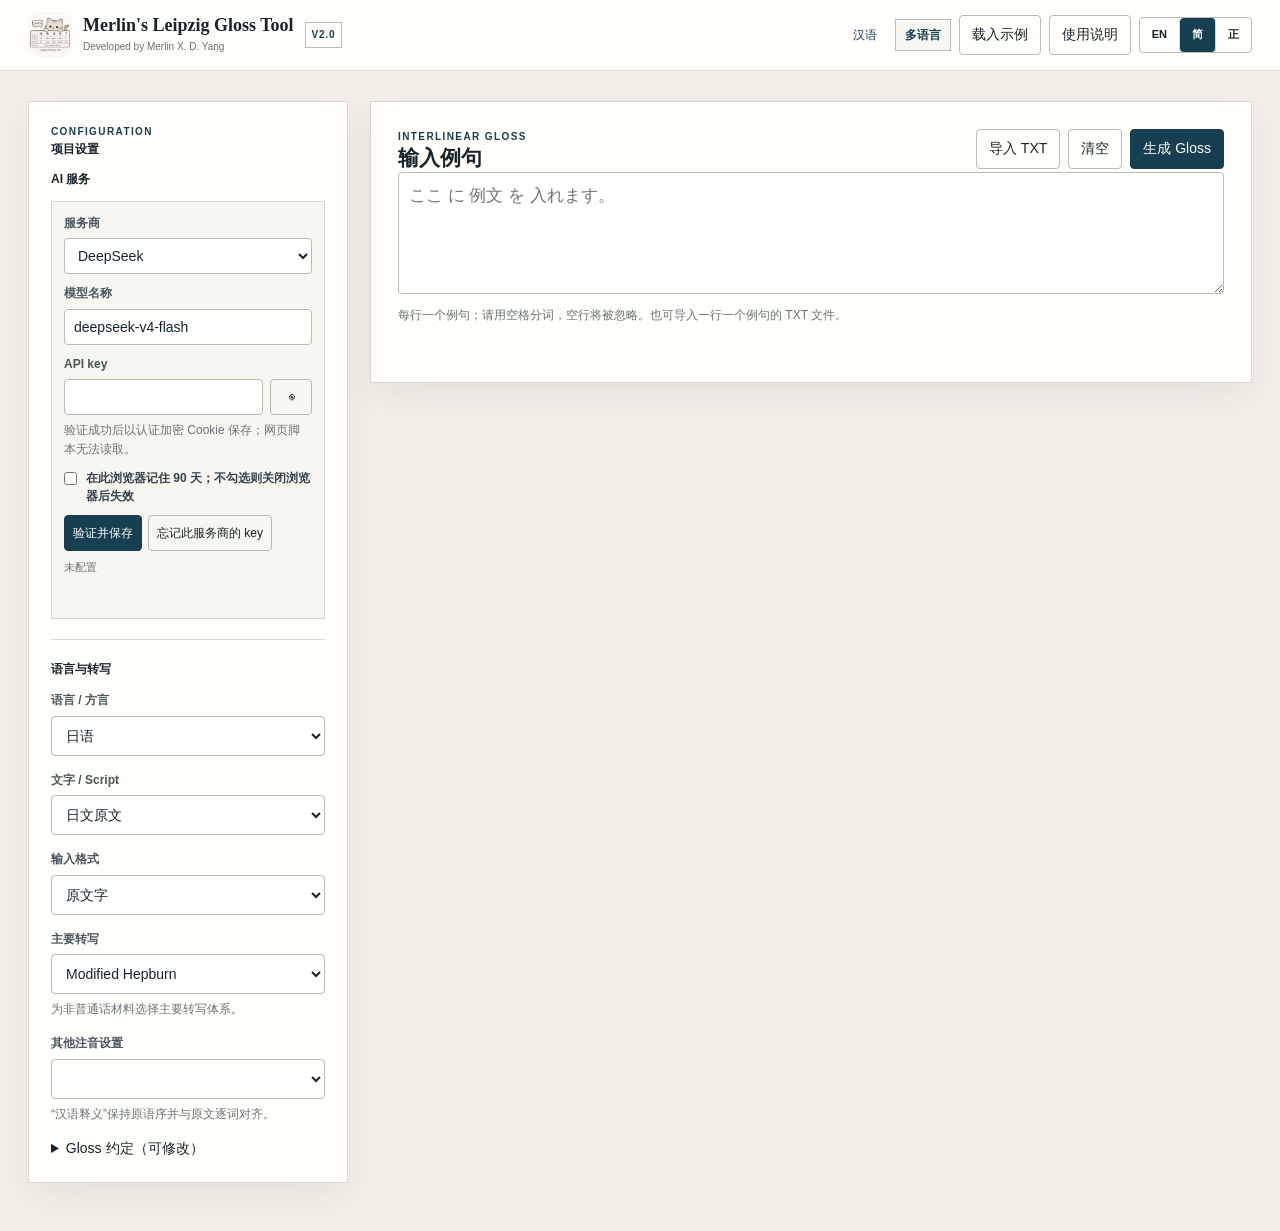
<file: multilingual.html>
<!doctype html>
<html lang="zh-CN">
<head>
<meta charset="utf-8">
<meta name="viewport" content="width=device-width,initial-scale=1">
<link rel="icon" type="image/png" sizes="64x64" href="assets/favicon-64.png?build=20260815-1">
<title>Multilingual · Merlin's Leipzig Gloss Tool 2.0</title>
<link rel="stylesheet" href="v2.css?build=20260819-1">
<script src="typography.js?build=20260818-1"></script>
<script src="batch.js?build=20260819-2"></script>
<script src="ai-service.js?build=20260818-1"></script>
</head>
<body data-workspace="multilingual">
<header class="topbar"><div class="topbar-inner">
  <div class="brand"><img src="assets/gloss-tool-icon-256.png?build=20260815-1" alt="" width="44" height="44"><div class="brand-text"><div class="brand-copy">Merlin's Leipzig Gloss Tool</div><div class="brand-author">Developed by Merlin X. D. Yang</div></div><span class="version">v2.0</span></div>
  <div class="top-actions"><nav class="nav-links" aria-label="工具页面"><a href="./">汉语</a><a href="multilingual.html" aria-current="page">多语言</a></nav><button id="btnDemo" type="button">载入示例</button><button id="btnHelp" type="button" data-i18n="help">使用说明</button><div class="language-switch" aria-label="界面语言"><button id="btnLangEn" type="button" data-lang="en">EN</button><button id="btnLangZh" type="button" data-lang="zh" class="active">简</button><button id="btnLangZhHant" type="button" data-lang="zh-Hant">正</button></div></div>
</div></header>

<div class="page workspace-page"><div class="workspace-shell">
  <aside class="panel sidebar">
    <div class="section-kicker">Configuration</div><h1 class="group-title" data-i18n="settings">项目设置</h1>
    <h2 class="group-title" data-i18n="aiSettings">AI 服务</h2>
    <section class="embedded-ai-service">
      <form id="credentialForm">
        <div class="field"><label for="provider" data-i18n="provider">服务商</label><select id="provider"><option value="deepseek">DeepSeek</option><option value="openai">OpenAI</option><option value="claude">Claude / Anthropic</option><option value="openrouter">OpenRouter</option></select></div>
        <div class="field"><label for="model" data-i18n="model">模型名称</label><input id="model" type="text" autocomplete="off" required></div>
        <div class="field"><label for="apiKey">API key</label><div class="key-row"><input id="apiKey" type="password" autocomplete="off" autocapitalize="none" spellcheck="false" data-1p-ignore data-lpignore="true" required><button id="toggleKey" class="icon-button" type="button" aria-label="显示或隐藏 API key">◉</button></div><div class="hint" data-i18n="keyHint">验证成功后以加密 Cookie 保存。</div></div>
        <label class="checkline embedded-remember"><input id="rememberKey" type="checkbox"><span data-i18n="remember">在此浏览器记住 90 天</span></label>
        <div class="btnrow embedded-ai-actions"><button class="primary" type="submit" data-i18n="validateSave">验证并保存</button><button id="deleteCredential" type="button" data-i18n="forget">忘记 key</button></div>
        <div id="providerStatus" class="embedded-provider-wrap" aria-live="polite"></div><div class="status" id="credentialStatus" role="status" aria-live="polite"></div>
      </form>
    </section>
    <div class="divider"></div>
    <h2 class="group-title" data-i18n="lingSettings">语言与转写</h2>
    <div class="field"><label for="languagePreset" data-i18n="variety">语言</label><select id="languagePreset"><option value="japanese">日语</option><option value="german">德语</option><option value="french">法语</option><option value="spanish">西班牙语</option><option value="dutch">荷兰语</option><option value="sanskrit">梵语</option><option value="uyghur">维吾尔语</option><option value="mongolian">蒙古语</option><option value="tibetan">藏语</option><option value="custom">自定义语言</option></select></div>
    <div class="field"><label for="scriptVariant">文字 / Script</label><select id="scriptVariant"><option value="ja-Jpan">日文原文</option></select></div>
    <div class="field"><label for="inputFormat" data-i18n="inputFormat">输入格式</label><select id="inputFormat"><option value="hanzi">原文字</option><option value="romanized" data-i18n-opt="romanized">罗马字 / IPA</option></select></div>
    <div id="customLanguageWrap" class="field hidden"><label for="customLanguage" data-i18n="customVariety">自定义语言名称</label><input id="customLanguage" type="text" maxlength="80" autocomplete="off" placeholder="例如：祖鲁语 / Zulu"></div>
    <div id="mandarinTranscriptionSettings" class="hidden"><input type="radio" name="pinyinMode" value="tone_marks" checked><select id="otherTranscriptionSystem"><option value=""></option></select></div>
    <div class="field" id="transcriptionWrap"><label for="transcriptionSystem" data-primary-line-label>主要转写</label><select id="transcriptionSystem"><option>Modified Hepburn</option></select><div class="hint" data-i18n="transcriptionHint">选择主要转写体系。</div></div>
    <div class="field" id="nonMandarinAnnotationWrap"><label for="nonMandarinAnnotation" data-i18n="otherTranscriptionSettings">其他注音设置</label><select id="nonMandarinAnnotation"><option value=""></option><option value="Chinese aligned gloss">汉语释义（逐词对齐）</option><option value="IPA">IPA</option><option value="Other">Other</option></select><div class="hint" data-i18n="chineseGlossHint">“汉语释义”保持原语序并与原文逐词对齐。</div></div>
    <details><summary data-i18n="conventions">Gloss 约定（可修改）</summary><textarea id="conventions" rows="7">Follow the Leipzig Glossing Rules. Preserve user-supplied token and morpheme boundaries. Use concise English lexical glosses and uppercase grammatical abbreviations.</textarea></details>
  </aside>

  <main class="panel main">
    <div class="main-head"><div><div class="section-kicker">Interlinear gloss</div><h1 data-i18n="input">输入例句</h1></div><div class="btnrow"><button id="btnImportTxt" type="button" data-i18n="importTxt">导入 TXT</button><input id="sentenceFile" type="file" accept=".txt,text/plain" hidden><button id="btnClear" type="button" data-i18n="clear">清空</button><button id="btnAnalyze" class="primary" type="button" data-i18n="analyze">生成 Gloss</button></div></div>
    <textarea id="sentence" class="sentence" placeholder="ここ に 例文 を 入れます。" aria-describedby="segHint"></textarea><div class="hint" id="segHint" data-i18n="segHint">每行一个例句；请用空格标出最终词界。</div><div class="status" id="workStatus" role="status" aria-live="polite"></div>

    <section class="preview-workspace hidden" id="previewWorkspace" aria-labelledby="previewTitle">
      <div class="preview-controls"><fieldset id="outputOrderFieldset"><legend data-i18n="outputLines">输出行</legend>
        <div class="output-order-actions"><button id="btnEditOutputOrder" class="output-order-action" type="button" data-i18n="adjustOutputOrder">调整顺序</button><button id="btnResetOutputOrder" class="output-order-action hidden" type="button" data-i18n="restoreDefaultOrder">恢复默认顺序</button><button id="btnDoneOutputOrder" class="output-order-action hidden" type="button" data-i18n="done">完成</button></div>
        <div id="outputOrderList" class="output-order-list" role="list">
          <div class="output-order-item" data-output-key="form" role="listitem"><label class="checkline"><input type="checkbox" id="showForm" checked><span data-i18n="form">原文</span></label></div>
          <div class="output-order-item" data-output-key="pinyin" role="listitem"><label class="checkline"><input type="checkbox" id="showPinyin" checked><span data-primary-line-label>主要转写</span></label></div>
          <div class="output-order-item" data-output-key="transcription" role="listitem"><label class="checkline"><input type="checkbox" id="showTranscription"><span data-secondary-line-label>其他注音</span></label></div>
          <div class="output-order-item" data-output-key="chinese-gloss" role="listitem"><label class="checkline"><input type="checkbox" id="showChineseGloss"><span data-i18n="chineseGloss">汉语释义</span></label></div>
          <div class="output-order-item" data-output-key="gloss" role="listitem"><label class="checkline"><input type="checkbox" id="showGloss" checked><span>Gloss</span></label></div>
          <div class="output-order-item" data-output-key="free" role="listitem"><label class="checkline"><input type="checkbox" id="showTranslation" checked><span data-i18n="freeTranslation">英语自由翻译</span></label></div>
          <div class="output-order-item" data-output-key="chinese-free" role="listitem"><label class="checkline"><input type="checkbox" id="showChineseTranslation"><span data-i18n="chineseFreeTranslation">汉语自由翻译</span></label></div>
        </div>
        <span id="outputOrderStatus" class="sr-only" role="status" aria-live="polite"></span>
      </fieldset></div>
      <div class="field"><label for="numberingMode" data-i18n="numberingMode">编号方式</label><select id="numberingMode"><option value="none" data-i18n-opt="noNumber">无编号</option><option value="continuous" selected data-i18n-opt="continuousNumber">连续数字</option><option value="alphabetic" data-i18n-opt="alphabeticNumber">字母：(a)</option><option value="alphabetic-dot" data-i18n-opt="alphabeticDotNumber">字母：a.</option></select></div>
      <div id="startNumberWrap" class="field"><label for="startNumber" data-i18n="startNumber">起始数字</label><input id="startNumber" type="number" min="1" step="1" value="1"></div><div id="startLetterWrap" class="field hidden"><label for="startLetter" data-i18n="startLetter">起始字母</label><input id="startLetter" type="text" value="a"></div>
      <div class="preview-canvas" id="preview"></div>
      <div class="toolbar"><div class="btnrow"><button id="btnCopyTable" type="button" data-i18n="copyTable">复制表格</button><button id="btnCopyMD" type="button" data-i18n="copyMD">复制 HTML / MD</button><button id="btnSVG" type="button">SVG</button><button id="btnPNG" type="button" data-i18n="png">透明 PNG</button></div><div class="btnrow"><button id="btnOpen" type="button" data-i18n="openProject">打开</button><button id="btnSave" type="button" data-i18n="saveProject">保存</button><input id="fileOpen" type="file" accept="application/json,.json,.gloss" hidden></div></div>
    </section>

    <section class="workspace hidden" id="workspace"><div class="main-head"><h1 data-i18n="editResult">编辑结果</h1><span id="resultCount"></span></div><div class="editor-examples" id="editExamples"></div>
      <details id="typographyPanel" open><summary data-i18n="typography">排版设置</summary><div class="field"><label class="checkline"><input id="rememberTypography" type="checkbox" checked><span data-i18n="rememberTypography">保持现有设置</span></label><button id="btnResetTypography" type="button" data-i18n="resetTypography">恢复默认</button></div>
        <div style="overflow:auto"><table class="type-settings"><thead><tr><th data-i18n="outputLine">输出行</th><th data-i18n="font">字体</th><th data-i18n="fontSize">字号</th><th data-i18n="bold">加粗</th><th data-i18n="italic">斜体</th></tr></thead><tbody>
          <tr data-style-row="form"><th data-i18n="form">原文</th><td><select class="style-font"></select></td><td><input class="style-size" type="number" min="6" max="72" step=".5"></td><td><input class="style-bold" type="checkbox"></td><td><input class="style-italic" type="checkbox"></td></tr>
          <tr data-style-row="pinyin"><th data-primary-line-label>主要转写</th><td><select class="style-font"></select></td><td><input class="style-size" type="number" min="6" max="72" step=".5"></td><td><input class="style-bold" type="checkbox"></td><td><input class="style-italic" type="checkbox"></td></tr>
          <tr data-style-row="transcription"><th data-secondary-line-label>其他注音</th><td><select class="style-font"></select></td><td><input class="style-size" type="number" min="6" max="72" step=".5"></td><td><input class="style-bold" type="checkbox"></td><td><input class="style-italic" type="checkbox"></td></tr>
          <tr data-style-row="chineseGloss"><th data-i18n="chineseGloss">汉语释义</th><td><select class="style-font"></select></td><td><input class="style-size" type="number" min="6" max="72" step=".5"></td><td><input class="style-bold" type="checkbox"></td><td><input class="style-italic" type="checkbox"></td></tr>
          <tr data-style-row="gloss"><th>Gloss</th><td><select class="style-font"></select></td><td><input class="style-size" type="number" min="6" max="72" step=".5"></td><td><input class="style-bold" type="checkbox"></td><td><input class="style-italic" type="checkbox"></td></tr>
          <tr data-style-row="free"><th data-i18n="freeTranslation">英语自由翻译</th><td><select class="style-font"></select></td><td><input class="style-size" type="number" min="6" max="72" step=".5"></td><td><input class="style-bold" type="checkbox"></td><td><input class="style-italic" type="checkbox"></td></tr>
          <tr data-style-row="chineseFree"><th data-i18n="chineseFreeTranslation">汉语自由翻译</th><td><select class="style-font"></select></td><td><input class="style-size" type="number" min="6" max="72" step=".5"></td><td><input class="style-bold" type="checkbox"></td><td><input class="style-italic" type="checkbox"></td></tr>
        </tbody></table></div>
      </details>
    </section>
  </main>
</div></div>

<dialog id="helpDialog" aria-labelledby="helpTitle">
  <div class="dialog-head"><h2 id="helpTitle" data-i18n="help">使用说明</h2><button id="btnCloseHelp" class="icon-button" type="button" aria-label="关闭" title="关闭">×</button></div>
  <section class="guide-about" aria-labelledby="toolAboutTitle">
    <div class="tool-identity"><div class="section-kicker">About</div><h3 id="toolAboutTitle">Merlin's Leipzig Gloss Tool</h3><dl class="tool-meta"><dt data-i18n="toolNameLabel">工具名</dt><dd>Merlin's Leipzig Gloss Tool</dd><dt data-i18n="versionLabel">版本</dt><dd>2.0</dd><dt data-i18n="developerLabel">开发者</dt><dd>Merlin X. D. Yang</dd></dl><p class="contact-copy" data-i18n="contactPrompt">如有意见或建议，可与开发者联系。</p><div class="contact-action"><button id="btnRevealEmail" type="button" data-i18n="revealEmail">显示联系邮箱</button><span id="emailContact" class="contact-email" aria-live="polite"></span></div></div>
    <section class="donation-card" aria-labelledby="donationCardTitle"><div><h3 id="donationCardTitle">Buy me a coffee</h3><p data-i18n="donationCopy">如果您觉得这个工具对您有帮助，可以给我买一杯加浓美式。</p></div><button id="btnAlipayDonation" class="alipay-button" type="button" data-i18n="alipay">支付宝</button></section>
  </section>
  <div class="dialog-body help-zh"><h3>多语言工作页</h3><p>选择语言与文字后，一行输入一个例句，并用空格标出最终词界。自定义语言默认生成拉丁转写、IPA、英语 Gloss、汉语 Gloss 和英语自由翻译，并保留可选的汉语自由翻译。维吾尔语及自定义 RTL 只影响输入框和原文词项；例句排列、编号和导出仍从左到右。生成后可点击“调整顺序”，横向拖动输出行或用键盘左右方向键移动。模型生成的分析都必须由研究者复核。</p></div>
  <div class="dialog-body help-zh-hant hidden"><h3>多語言工作頁</h3><p>選擇語言與文字後，每行輸入一個例句，並用空格標出最終詞界。自訂語言預設產生拉丁轉寫、IPA、英語 Gloss、漢語 Gloss 與英語自由翻譯，並保留選填的漢語自由翻譯。維吾爾語及自訂 RTL 只影響輸入框和原文詞項；例句排列、編號和匯出仍由左至右。產生後可按下「調整順序」，水平拖曳輸出列或用鍵盤左右方向鍵移動。</p></div>
  <div class="dialog-body help-en hidden"><h3>Multilingual workspace</h3><p>Select a language and script, enter one example per line, and mark final token boundaries with spaces. The custom profile defaults to Latin transcription, IPA, English gloss, aligned Chinese gloss, and free English translation; free Chinese translation remains available. Uyghur and custom RTL affect only source input and source-form cells; example columns, numbering, and exports remain left-to-right. After generation, choose “Adjust order” to drag lines horizontally or move them with the keyboard arrow keys.</p></div>
</dialog>
<dialog id="donationDialog" class="donation-dialog" aria-labelledby="donationDialogTitle"><div class="donation-dialog-card"><div class="dialog-head"><h2 id="donationDialogTitle" data-i18n="donationDialogTitle">支付宝打赏</h2><button id="btnCloseDonation" class="icon-button" type="button" aria-label="关闭" title="关闭">×</button></div><div class="donation-qr-wrap"><img src="assets/alipay-donation-qr.png" width="776" height="998" loading="lazy" decoding="async" alt="支付宝收款二维码"></div></div></dialog>
<script src="ai-services-ui.js?build=20260818-2"></script>
<script src="app-ui.js?build=20260819-3"></script>
</body>
</html>
</file>
<file: v2.css>
:root{
  --paper:#f3f0e9;--surface:#fffefa;--surface-2:#f8f6f0;--ink:#17242c;--muted:#69747a;
  --rule:#d9d6cd;--rule-strong:#bbb9b1;--navy:#173f52;--navy-dark:#0f3040;--navy-soft:#e7eef1;
  --good:#276440;--bad:#a5362b;--warn:#8a641f;--shadow:0 12px 34px rgba(28,40,45,.07);
}
*{box-sizing:border-box}
html{background:var(--paper)}
body{margin:0;color:var(--ink);background:var(--paper);font:14px/1.55 -apple-system,BlinkMacSystemFont,"Segoe UI","Noto Sans CJK SC","Noto Sans SC",Arial,sans-serif;-webkit-font-smoothing:antialiased}
button,input,select,textarea{font:inherit;color:inherit}button{cursor:pointer}
a{color:var(--navy);text-underline-offset:3px}
.topbar{min-height:70px;border-bottom:1px solid rgba(23,63,82,.18);background:rgba(255,254,250,.96);position:sticky;top:0;z-index:20}
.topbar-inner{min-height:70px;max-width:1420px;margin:auto;padding:10px 28px;display:flex;align-items:center;justify-content:space-between;gap:18px}
.brand{display:flex;align-items:center;min-width:0;gap:11px}.brand img{width:44px;height:44px;border-radius:10px}.brand-text{min-width:0}.brand-copy{font:600 18px/1.2 Georgia,"Songti SC",serif}.brand-author{font-size:10px;color:var(--muted);margin-top:2px}
.version{font-size:10px;font-weight:800;letter-spacing:.08em;color:var(--navy);border:1px solid rgba(23,63,82,.34);padding:4px 6px;text-transform:uppercase}
.top-actions,.nav-links,.btnrow,.toolbar{display:flex;align-items:center;gap:8px;flex-wrap:wrap}.nav-links a{display:inline-flex;align-items:center;min-height:32px;padding:5px 9px;border:1px solid transparent;text-decoration:none;font-size:12px}.nav-links a[aria-current=page]{border-color:var(--rule-strong);background:var(--surface-2);font-weight:750}
.language-switch{display:flex;border:1px solid var(--rule-strong);border-radius:4px;overflow:hidden}.language-switch button{min-width:34px;min-height:30px;border:0;border-right:1px solid var(--rule);background:transparent;font-size:11px;font-weight:700}.language-switch button:last-child{border-right:0}.language-switch button.active{background:var(--navy);color:#fff}
.page{max-width:1120px;margin:0 auto;padding:30px 28px 48px}.workspace-page{max-width:1420px}
.panel{background:var(--surface);border:1px solid var(--rule);box-shadow:var(--shadow)}.panel-body{padding:26px}
.page-heading{display:flex;align-items:flex-start;justify-content:space-between;gap:20px;margin-bottom:20px}.page-heading h1{font:600 25px/1.25 Georgia,"Songti SC",serif;margin:0 0 7px}.page-heading p{margin:0;color:var(--muted);max-width:720px}
.settings-grid{display:grid;grid-template-columns:minmax(0,1fr) 320px;gap:18px}.settings-card{padding:22px}.settings-card h2{font:600 18px/1.3 Georgia,"Songti SC",serif;margin:0 0 17px}.field{margin-bottom:15px}.field:last-child{margin-bottom:0}label,.field-label{display:block;font-size:12px;font-weight:700;color:#48565d;margin-bottom:6px}
input[type=text],input[type=password],input[type=number],select,textarea{width:100%;border:1px solid var(--rule-strong);border-radius:4px;background:#fff;padding:9px 10px;outline:none}select{height:40px}textarea{resize:vertical;line-height:1.65}input:focus,select:focus,textarea:focus{border-color:var(--navy);box-shadow:0 0 0 3px rgba(23,63,82,.11)}
.key-row{display:grid;grid-template-columns:minmax(0,1fr) 42px;gap:7px}.checkline{display:flex;align-items:flex-start;gap:9px;font-size:12px;color:#34434a}.checkline input{width:15px;height:15px;margin:2px 0 0;accent-color:var(--navy)}
button,.button{border:1px solid var(--rule-strong);border-radius:4px;background:transparent;padding:8px 12px;min-height:36px;text-decoration:none;display:inline-flex;align-items:center;justify-content:center}button:hover,.button:hover{background:var(--surface-2)}button.primary{background:var(--navy);border-color:var(--navy);color:#fff}button.primary:hover{background:var(--navy-dark)}button.danger{color:var(--bad);border-color:rgba(165,54,43,.45)}button:disabled{opacity:.5;cursor:not-allowed}.icon-button{padding:0}
.hint,.note{font-size:12px;color:var(--muted);margin-top:6px}.status{min-height:20px;margin-top:10px;font-size:12px}.status.good{color:var(--good)}.status.bad{color:var(--bad)}.status.warn{color:var(--warn)}
.provider-status{display:grid;gap:8px}.provider-status-row{display:flex;justify-content:space-between;gap:12px;padding:10px 12px;border:1px solid var(--rule);background:#fff}.provider-status-row strong{font-size:12px}.badge{font-size:10px;font-weight:800;letter-spacing:.05em;text-transform:uppercase;color:var(--muted)}.badge.good{color:var(--good)}
.security-note{margin-top:18px;padding:14px 16px;background:var(--navy-soft);border-left:3px solid var(--navy)}.security-note h3{font-size:12px;margin:0 0 5px}.security-note p{margin:0;color:#405159;font-size:12px}
.embedded-ai-service{padding:12px;border:1px solid var(--rule);background:var(--surface-2)}.embedded-ai-service .field{margin-bottom:10px}.embedded-ai-service select,.embedded-ai-service input[type=text],.embedded-ai-service input[type=password]{height:36px;padding:7px 9px}.embedded-remember{margin:2px 0 9px}.embedded-ai-actions{gap:6px}.embedded-ai-actions button{padding-inline:8px;font-size:12px}.embedded-provider-wrap{margin-top:8px}.embedded-provider-status{font-size:11px;color:var(--muted)}.embedded-provider-status.good{color:var(--good)}
.workspace-shell{display:grid;grid-template-columns:320px minmax(0,1fr);gap:22px;align-items:start}.sidebar{padding:22px;position:sticky;top:94px}.main{padding:27px;min-width:0}.group-title{font-size:12px;margin:0 0 12px}.divider{height:1px;background:var(--rule);margin:20px 0}.sentence{min-height:122px;font-size:17px}.main-head{display:flex;align-items:flex-start;justify-content:space-between;gap:16px}.main-head h1{font:600 21px/1.3 Georgia,"Songti SC",serif;margin:0}.section-kicker{color:var(--navy);font-size:10px;font-weight:800;letter-spacing:.14em;text-transform:uppercase}.hidden{display:none!important}
.preview-controls{margin-top:20px;border:1px solid var(--rule);background:var(--surface-2);padding:12px}.preview-controls fieldset{border:0;margin:0;padding:0;position:relative}.preview-controls legend{font-size:10px;font-weight:800;color:var(--navy);letter-spacing:.1em;text-transform:uppercase;margin-bottom:5px;padding-right:180px}.output-order-list{display:flex;align-items:center;gap:7px 16px;flex-wrap:wrap}.output-order-item{display:flex;align-items:center;gap:4px;min-width:0}.output-order-item .checkline{margin:0}.output-order-actions{position:absolute;right:0;top:-28px;display:flex;align-items:center;gap:5px}.output-order-action{min-height:28px;padding:3px 7px;border-color:transparent;background:transparent;color:var(--navy);font-size:11px}.output-order-action:hover{background:var(--navy-soft)}.output-drag-handle{display:none;width:30px;min-width:30px;min-height:30px;padding:0;border-color:var(--rule);background:#fff;color:var(--navy);cursor:grab;touch-action:none}.output-drag-handle:active{cursor:grabbing}.output-drag-handle svg{width:14px;height:14px;pointer-events:none}.output-order-editing .output-drag-handle{display:grid;place-items:center}.output-order-item.dragging{opacity:.52;pointer-events:none}.output-order-item.drop-before{box-shadow:inset 2px 0 var(--navy)}.output-order-item.drop-after{box-shadow:inset -2px 0 var(--navy)}.sr-only{position:absolute!important;width:1px!important;height:1px!important;padding:0!important;margin:-1px!important;overflow:hidden!important;clip:rect(0,0,0,0)!important;white-space:nowrap!important;border:0!important}.preview-canvas{margin-top:12px;border:1px solid var(--rule);background:#fff;padding:18px 22px;overflow:auto;display:grid;gap:18px}.pubtable{border-collapse:separate;border-spacing:0 5px;width:auto;font-family:"Times New Roman","Songti SC",serif;font-size:10.5pt}.pubtable td{border:0;padding:0 17px 0 0;white-space:nowrap}.pubtable tr.free td,.pubtable tr.chinese-free td{padding-top:7px;white-space:normal}
.editor-examples{display:grid;gap:16px;margin-top:20px}.editor-example{border:1px solid var(--rule);background:#fff}.editor-example-head{padding:9px 12px;border-bottom:1px solid var(--rule);background:var(--surface-2);font-weight:700}.token-editor-grid{display:flex;flex-wrap:wrap;padding:8px;background:#f3f1eb}.token-editor-card{flex:1 1 168px;min-width:168px;max-width:230px;background:#fff;border:1px solid #dedbd3;margin:-1px 0 0 -1px;direction:ltr}.token-editor-line{display:grid;grid-template-columns:58px minmax(0,1fr);border-bottom:1px solid #ece9e2}.token-editor-label{padding:8px 6px;background:#faf9f5;color:#667177;font-size:9px;font-weight:750}.editable{padding:8px 9px;min-height:40px;overflow-wrap:anywhere}.translation-fields{display:grid;gap:10px;padding:12px}.translation-fields input{font-family:"Times New Roman","Songti SC",serif}.toolbar{margin-top:13px;justify-content:space-between}
.translation-row{padding:10px 12px}.translation-row input{font-family:"Times New Roman","Songti SC",serif}.model-note{margin:0 12px 12px;color:var(--muted);font-size:12px}.small-caps{font-variant-caps:all-small-caps;font-feature-settings:"smcp" 1,"c2sc" 1;letter-spacing:.035em}.example-preview-title{font-size:10px;color:var(--muted);margin-bottom:5px}.type-settings{width:100%;min-width:720px;border-collapse:collapse;background:#fff}.type-settings th,.type-settings td{padding:8px 10px;border-bottom:1px solid var(--rule);text-align:left}.type-settings select{min-width:190px}.type-settings input[type=number]{width:75px}.type-settings input[type=checkbox]{width:16px;height:16px}
dialog{width:min(650px,calc(100vw - 32px));max-height:calc(100vh - 48px);border:1px solid var(--rule-strong);border-radius:0;background:var(--surface);color:var(--ink);padding:0;box-shadow:0 28px 80px rgba(18,34,42,.22)}dialog::backdrop{background:rgba(15,30,37,.38);backdrop-filter:blur(2px)}.dialog-head{display:flex;align-items:center;justify-content:space-between;padding:19px 22px;border-bottom:1px solid var(--rule)}.dialog-head h2{font:600 20px Georgia,"Songti SC",serif;margin:0}.dialog-head .icon-button{width:36px;min-width:36px;font-size:20px;line-height:1}.dialog-body{padding:21px 24px 26px;overflow:auto}.dialog-body h3{font:600 15px Georgia,"Songti SC",serif;margin:0 0 7px}.dialog-body p{color:#435159;line-height:1.7}.guide-about{padding:22px 24px;border-bottom:1px solid var(--rule);background:var(--surface-2)}.tool-identity h3{font:600 19px/1.3 Georgia,"Songti SC",serif;margin:2px 0 12px}.tool-meta{display:grid;grid-template-columns:auto minmax(0,1fr);gap:4px 12px;margin:0}.tool-meta dt{font-size:11px;font-weight:750;color:var(--muted)}.tool-meta dd{margin:0;font-size:12px}.contact-copy{margin:14px 0 8px;color:#435159}.contact-action{display:flex;align-items:center;gap:10px;flex-wrap:wrap}.contact-email{font-family:"SFMono-Regular",Consolas,monospace;font-size:12px}.donation-card{margin-top:18px;padding:15px 16px;display:flex;align-items:center;justify-content:space-between;gap:18px;border:1px solid var(--rule);background:var(--surface)}.donation-card h3{font:600 17px/1.25 Georgia,"Songti SC",serif;margin:0 0 4px}.donation-card p{margin:0;color:var(--muted);font-size:12px}.alipay-button{flex:0 0 auto;background:#1f8b70;border-color:#1f8b70;color:#fff;font-weight:750}.alipay-button:hover{background:#176d59}.donation-dialog{width:min(430px,calc(100vw - 32px))}.donation-dialog-card{background:var(--surface)}.donation-qr-wrap{padding:18px;background:var(--surface-2)}.donation-qr-wrap img{display:block;width:100%;height:auto;max-height:calc(100vh - 150px);object-fit:contain}
@media(max-width:900px){.settings-grid,.workspace-shell{grid-template-columns:1fr}.sidebar{position:static}.topbar-inner,.page{padding-left:16px;padding-right:16px}}
@media(max-width:620px){.topbar-inner{align-items:flex-start;flex-wrap:wrap}.brand-copy{font-size:14px}.settings-card,.panel-body,.sidebar,.main{padding:17px}.page-heading,.main-head{display:block}.nav-links{width:100%}.workspace-shell,.sidebar,.embedded-ai-service,.embedded-ai-service form,.key-row{min-width:0}.key-row{grid-template-columns:minmax(0,1fr) 38px}.key-row input{min-width:0}.token-editor-card{min-width:145px;max-width:none}.preview-controls legend{padding-right:0}.output-order-actions{position:static;justify-content:flex-start;margin:2px 0 7px}.output-order-list{display:grid;grid-template-columns:1fr 1fr;gap:4px 10px}.output-order-editing .output-drag-handle{width:44px;min-width:44px;min-height:44px}.donation-card{align-items:flex-start;flex-direction:column}.alipay-button{width:100%}}
</file>
